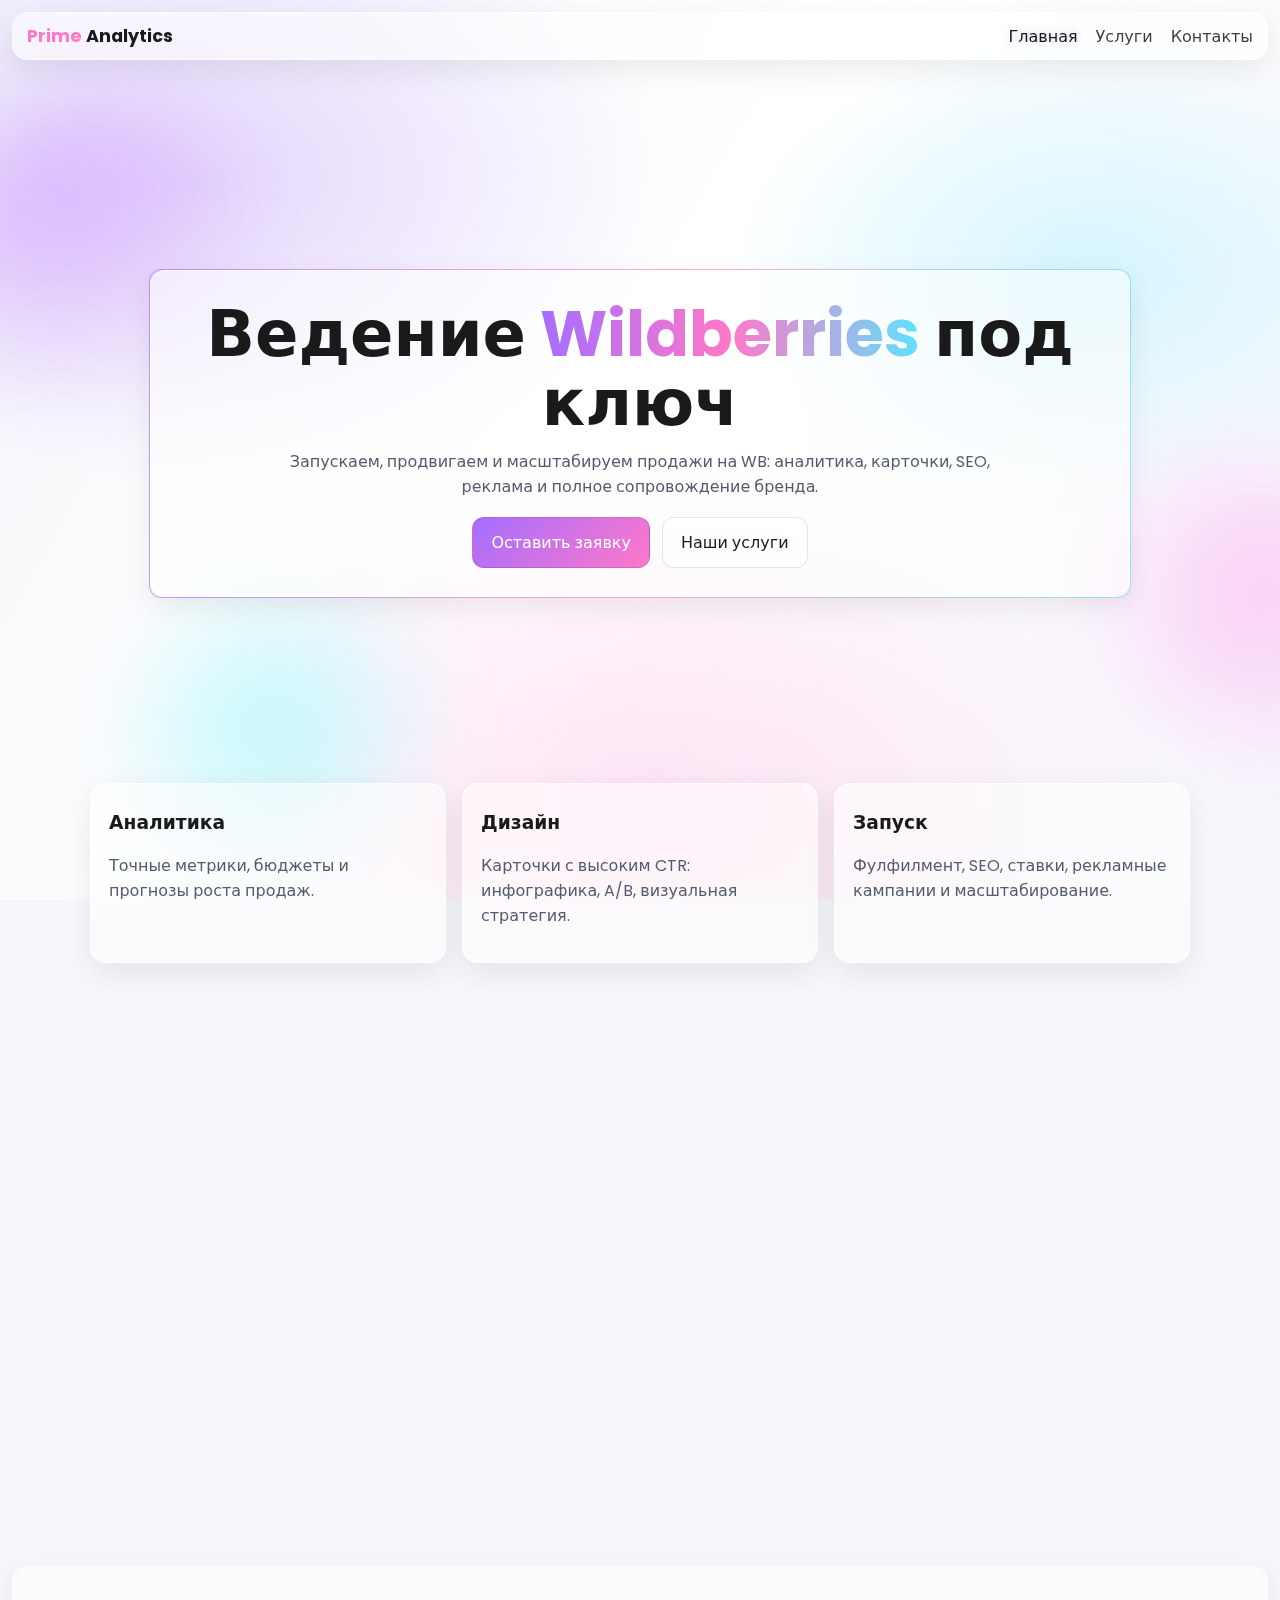
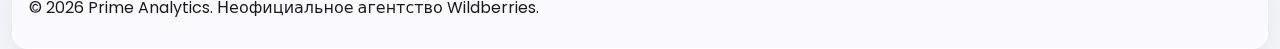
<file: index.html>
<!DOCTYPE html>
<html lang="ru">
  <head>
    <meta charset="UTF-8" />
    <meta name="viewport" content="width=device-width, initial-scale=1.0" />
    <title>Prime Analytics — Ведение кабинета Wildberries</title>
    <meta
      name="description"
      content="Агентство по ведению кабинетов на маркетплейсе Wildberries: запуск, аналитика, SEO, дизайн, реклама."
    />

    <!-- Google Fonts -->
    <link rel="preconnect" href="https://fonts.googleapis.com" />
    <link rel="preconnect" href="https://fonts.gstatic.com" crossorigin />
    <link
      href="https://fonts.googleapis.com/css2?family=Poppins:wght@300;400;600;700&display=swap"
      rel="stylesheet"
    />

    <!-- Font Awesome -->
    <link
      rel="stylesheet"
      href="https://cdnjs.cloudflare.com/ajax/libs/font-awesome/6.5.2/css/all.min.css"
      integrity="sha512-SnH5WK+bZxgPHs44uWIX+LLJAJ9/2PkfF9YlLx2F8bP8O9GZyCNRZqVYIpuG1Hs2nqQf0Cw2jFh5rG1rj7lj2Q=="
      crossorigin="anonymous"
      referrerpolicy="no-referrer"
    />

    <link rel="stylesheet" href="style.css" />
  </head>
  <body>
    <!-- Анимированный фон + параллакс-слои -->
    <div class="bg-gradient"></div>
    <div class="bg-orb orb-1 parallax" data-speed="0.2"></div>
    <div class="bg-orb orb-2 parallax" data-speed="0.35"></div>
    <div class="bg-orb orb-3 parallax" data-speed="0.15"></div>

    <!-- Навигация -->
    <header class="navbar glass">
      <a class="logo" href="index.html"><span>Prime</span> Analytics</a>
      <nav id="nav-menu" class="nav-links">
        <a href="index.html" class="active">Главная</a>
        <a href="services.html">Услуги</a>
        <a href="contacts.html">Контакты</a>
      </nav>
      <button
        class="burger"
        id="burger"
        aria-label="Открыть меню"
        aria-expanded="false"
      >
        <span></span><span></span><span></span>
      </button>
    </header>

    <!-- Герой-секция с эффектом liquid glass -->
    <main>
      <section class="hero">
        <div class="hero-inner glass reveal">
          <h1>Ведение <span class="wb">Wildberries</span> под ключ</h1>
          <p>
            Запускаем, продвигаем и масштабируем продажи на WB: аналитика,
            карточки, SEO, реклама и полное сопровождение бренда.
          </p>
          <div class="hero-cta">
            <a href="#lead" class="btn btn-primary glow">Оставить заявку</a>
            <a href="services.html" class="btn btn-ghost">Наши услуги</a>
          </div>
        </div>
      </section>

      <!-- Блок преимуществ -->
      <section class="features">
        <div class="container">
          <div class="grid-3">
            <article class="feature glass reveal">
              <i class="fa-solid fa-chart-line"></i>
              <h3>Аналитика</h3>
              <p>Точные метрики, бюджеты и прогнозы роста продаж.</p>
            </article>
            <article class="feature glass reveal">
              <i class="fa-solid fa-wand-magic-sparkles"></i>
              <h3>Дизайн</h3>
              <p>
                Карточки с высоким CTR: инфографика, A/B, визуальная стратегия.
              </p>
            </article>
            <article class="feature glass reveal">
              <i class="fa-solid fa-rocket"></i>
              <h3>Запуск</h3>
              <p>
                Фулфилмент, SEO, ставки, рекламные кампании и масштабирование.
              </p>
            </article>
          </div>
        </div>
      </section>

      <!-- Лид-форма (якорь) -->
      <section id="lead" class="lead glass reveal">
        <h2>Получите бесплатный аудит карточек</h2>
        <form
          class="lead-form"
          onsubmit="return window.handleFormSubmit(event)"
        >
          <div class="form-row">
            <input type="text" name="name" placeholder="Ваше имя" required />
            <input
              type="tel"
              name="phone"
              placeholder="Телефон / WhatsApp"
              required
            />
          </div>
          <input
            type="email"
            name="email"
            placeholder="Email (необязательно)"
          />
          <textarea
            name="message"
            rows="4"
            placeholder="Коротко опишите задачи"
          ></textarea>
          <button class="btn btn-primary glow" type="submit">Отправить</button>
        </form>
        <p class="form-note">
          Нажимая «Отправить», вы соглашаетесь с обработкой персональных данных.
        </p>
      </section>
    </main>

    <footer class="footer glass">
      <p>
        © <span id="year"></span> Prime Analytics. Неофициальное агентство
        Wildberries.
      </p>
      <div class="socials">
        <a href="#" aria-label="Telegram"
          ><i class="fa-brands fa-telegram"></i
        ></a>
        <a href="#" aria-label="WhatsApp"
          ><i class="fa-brands fa-whatsapp"></i
        ></a>
        <a href="#" aria-label="VK"><i class="fa-brands fa-vk"></i></a>
        <a href="#" aria-label="Instagram"
          ><i class="fa-brands fa-instagram"></i
        ></a>
      </div>
    </footer>

    <script src="script.js"></script>
  </body>
</html>
</file>
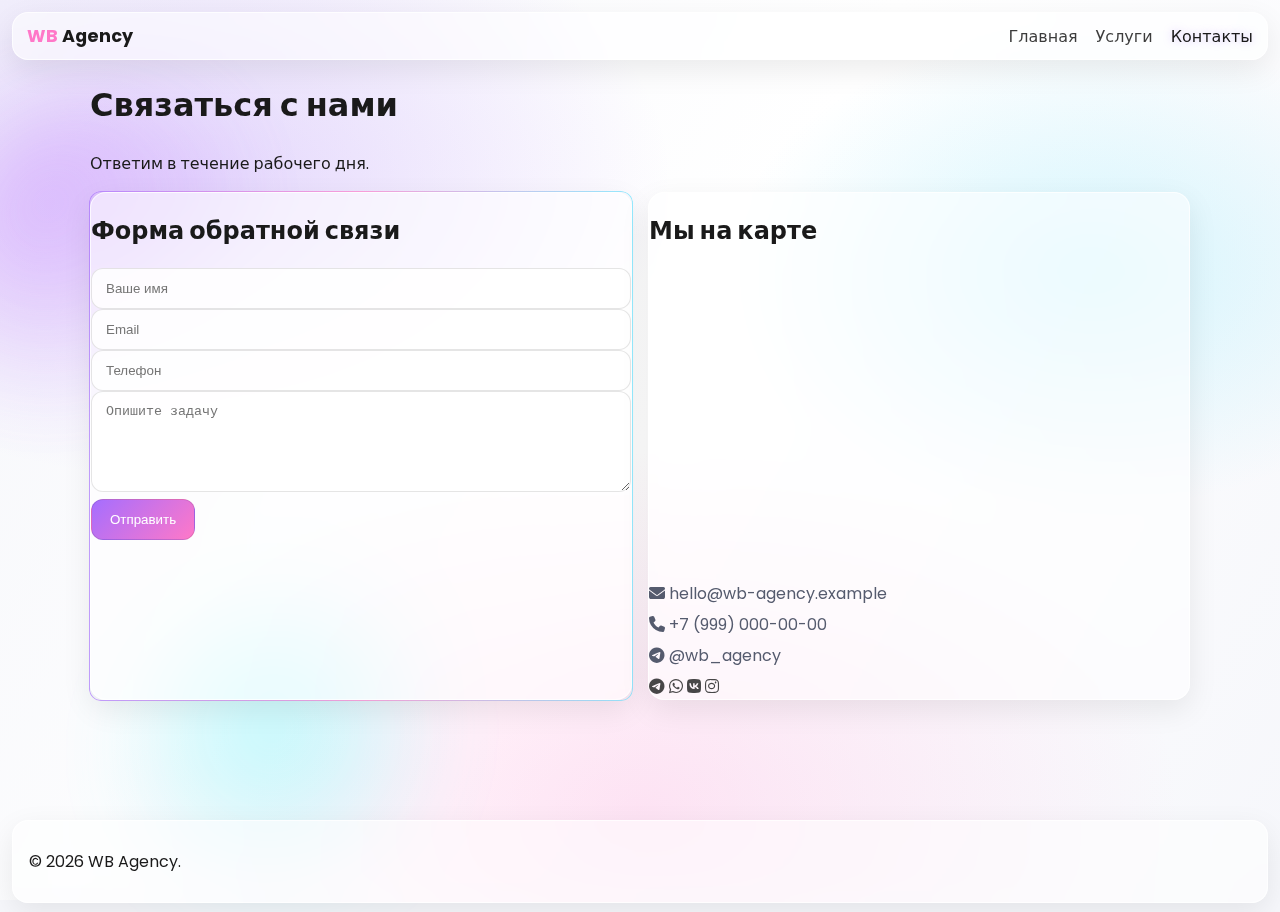
<file: contacts.html>
<!DOCTYPE html>
<html lang="ru">
  <head>
    <meta charset="UTF-8" />
    <meta name="viewport" content="width=device-width, initial-scale=1.0" />
    <title>Контакты — WB Agency</title>
    <meta
      name="description"
      content="Свяжитесь с нами: форма, карта, соцсети."
    />

    <link rel="preconnect" href="https://fonts.googleapis.com" />
    <link rel="preconnect" href="https://fonts.gstatic.com" crossorigin />
    <link
      href="https://fonts.googleapis.com/css2?family=Poppins:wght@300;400;600;700&display=swap"
      rel="stylesheet"
    />
    <link
      rel="stylesheet"
      href="https://cdnjs.cloudflare.com/ajax/libs/font-awesome/6.5.2/css/all.min.css"
      crossorigin="anonymous"
      referrerpolicy="no-referrer"
    />
    <link rel="stylesheet" href="style.css" />
  </head>
  <body>
    <div class="bg-gradient"></div>
    <div class="bg-orb orb-1 parallax" data-speed="0.25"></div>
    <div class="bg-orb orb-3 parallax" data-speed="0.15"></div>

    <header class="navbar glass">
      <a class="logo" href="index.html"><span>WB</span> Agency</a>
      <nav id="nav-menu" class="nav-links">
        <a href="index.html">Главная</a>
        <a href="services.html">Услуги</a>
        <a href="contacts.html" class="active">Контакты</a>
      </nav>
      <button
        class="burger"
        id="burger"
        aria-label="Открыть меню"
        aria-expanded="false"
      >
        <span></span><span></span><span></span>
      </button>
    </header>

    <main>
      <section class="page-title hero-sm">
        <div class="container">
          <h1 class="reveal">Связаться с нами</h1>
          <p class="muted reveal">Ответим в течение рабочего дня.</p>
        </div>
      </section>

      <section class="container contact-grid">
        <div class="contact-card glass reveal">
          <h2>Форма обратной связи</h2>
          <form
            class="contact-form"
            onsubmit="return window.handleFormSubmit(event)"
          >
            <input type="text" name="name" placeholder="Ваше имя" required />
            <input type="email" name="email" placeholder="Email" required />
            <input type="tel" name="phone" placeholder="Телефон" />
            <textarea
              name="message"
              rows="5"
              placeholder="Опишите задачу"
              required
            ></textarea>
            <button class="btn btn-primary glow" type="submit">
              Отправить
            </button>
          </form>
        </div>

        <div class="contact-card glass reveal">
          <h2>Мы на карте</h2>
          <!-- Вариант с Google Maps Embed (без ключа) -->
          <div class="map-wrap">
            <iframe
              title="Карта офиса"
              src="https://www.google.com/maps/embed?pb=!1m18!1m12!1m3!1d1999.363068259788!2d37.618423!3d55.751244!2m3!1f0!2f0!3f0!3m2!1i1024!2i768!4f13.1!3m3!1m2!1s0x0%3A0x0!2z55.75LCDQn9C-0LvRj9C90YHQutC40Lkg0JzQuNC90YHQuiDQv9C-0LvRjNC60LjQuQ!5e0!3m2!1sru!2s!4v1690000000000"
              width="100%"
              height="300"
              style="border: 0; border-radius: 16px"
              allowfullscreen=""
              loading="lazy"
              referrerpolicy="no-referrer-when-downgrade"
            ></iframe>
          </div>
          <div class="contact-info">
            <p><i class="fa-solid fa-envelope"></i> hello@wb-agency.example</p>
            <p><i class="fa-solid fa-phone"></i> +7 (999) 000-00-00</p>
            <p><i class="fa-brands fa-telegram"></i> @wb_agency</p>
          </div>
          <div class="socials">
            <a href="#" aria-label="Telegram"
              ><i class="fa-brands fa-telegram"></i
            ></a>
            <a href="#" aria-label="WhatsApp"
              ><i class="fa-brands fa-whatsapp"></i
            ></a>
            <a href="#" aria-label="VK"><i class="fa-brands fa-vk"></i></a>
            <a href="#" aria-label="Instagram"
              ><i class="fa-brands fa-instagram"></i
            ></a>
          </div>
        </div>
      </section>
    </main>

    <footer class="footer glass">
      <p>© <span id="year"></span> WB Agency.</p>
    </footer>

    <script src="script.js"></script>
  </body>
</html>
</file>
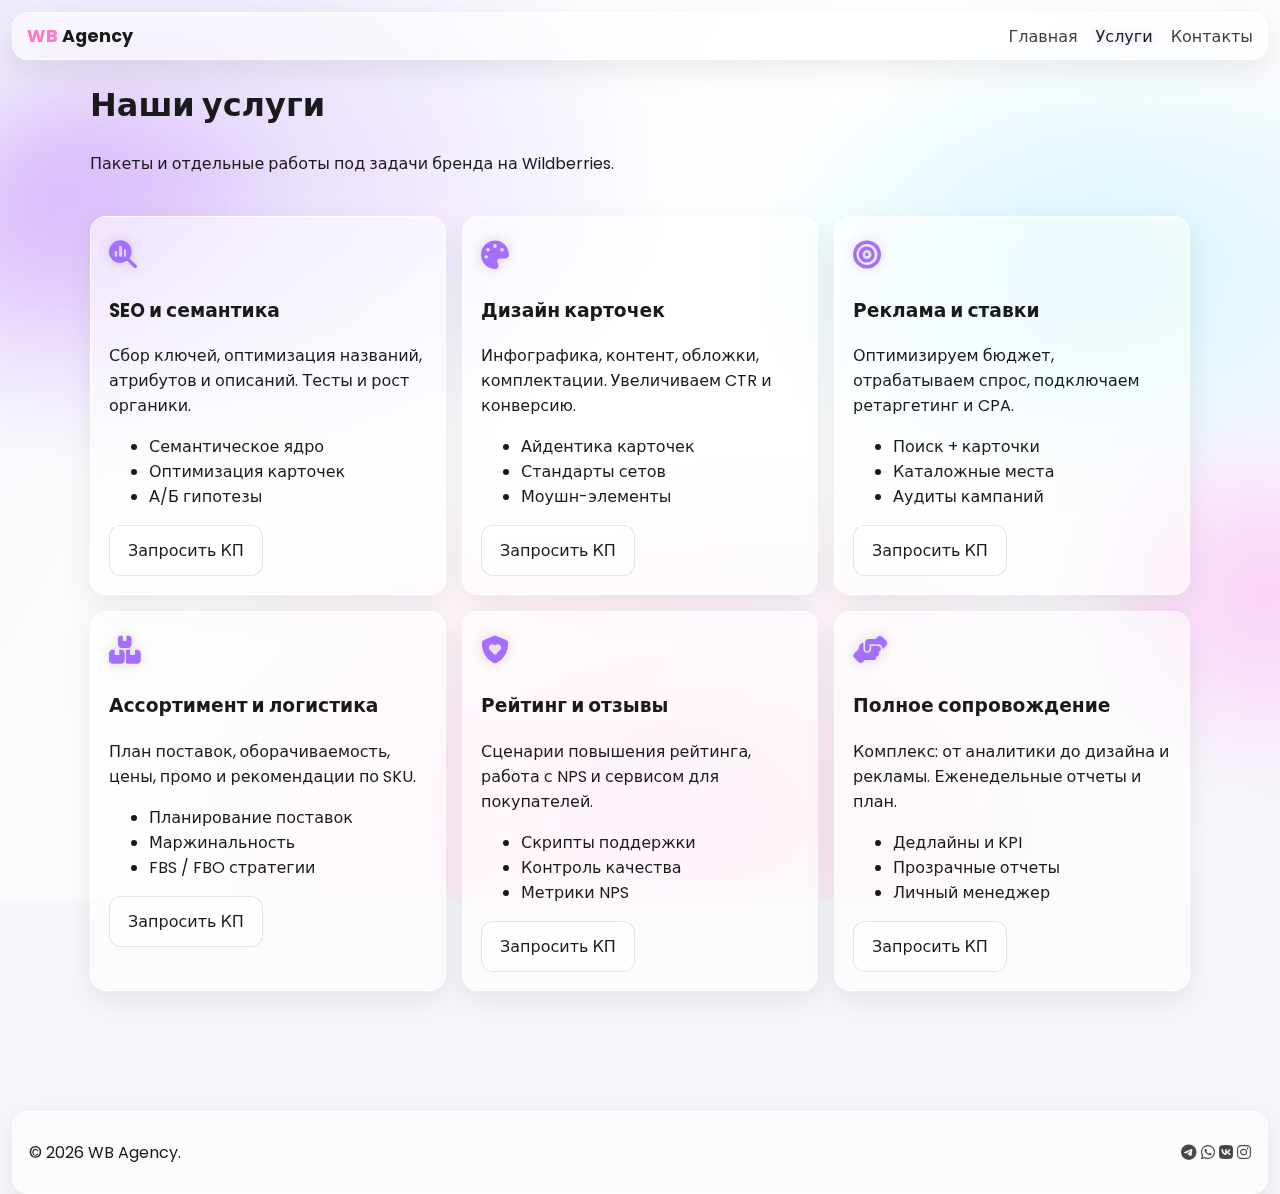
<file: services.html>
<!DOCTYPE html>
<html lang="ru">
  <head>
    <meta charset="UTF-8" />
    <meta name="viewport" content="width=device-width, initial-scale=1.0" />
    <title>Услуги — WB Agency</title>
    <meta
      name="description"
      content="Услуги агентства по ведению кабинетов на WB: SEO, дизайн, аналитика, реклама."
    />

    <link rel="preconnect" href="https://fonts.googleapis.com" />
    <link rel="preconnect" href="https://fonts.gstatic.com" crossorigin />
    <link
      href="https://fonts.googleapis.com/css2?family=Poppins:wght@300;400;600;700&display=swap"
      rel="stylesheet"
    />
    <link
      rel="stylesheet"
      href="https://cdnjs.cloudflare.com/ajax/libs/font-awesome/6.5.2/css/all.min.css"
      crossorigin="anonymous"
      referrerpolicy="no-referrer"
    />
    <link rel="stylesheet" href="style.css" />
  </head>
  <body>
    <div class="bg-gradient"></div>
    <div class="bg-orb orb-1 parallax" data-speed="0.2"></div>
    <div class="bg-orb orb-2 parallax" data-speed="0.35"></div>

    <header class="navbar glass">
      <a class="logo" href="index.html"><span>WB</span> Agency</a>
      <nav id="nav-menu" class="nav-links">
        <a href="index.html">Главная</a>
        <a href="services.html" class="active">Услуги</a>
        <a href="contacts.html">Контакты</a>
      </nav>
      <button
        class="burger"
        id="burger"
        aria-label="Открыть меню"
        aria-expanded="false"
      >
        <span></span><span></span><span></span>
      </button>
    </header>

    <main>
      <section class="page-title hero-sm">
        <div class="container">
          <h1 class="reveal">Наши услуги</h1>
          <p class="muted reveal">
            Пакеты и отдельные работы под задачи бренда на Wildberries.
          </p>
        </div>
      </section>

      <section class="cards container">
        <div class="grid-3">
          <!-- Карточка услуги -->
          <article class="card glass card-animated reveal">
            <div class="card-ico">
              <i class="fa-solid fa-magnifying-glass-chart"></i>
            </div>
            <h3>SEO и семантика</h3>
            <p>
              Сбор ключей, оптимизация названий, атрибутов и описаний. Тесты и
              рост органики.
            </p>
            <ul>
              <li>Семантическое ядро</li>
              <li>Оптимизация карточек</li>
              <li>А/Б гипотезы</li>
            </ul>
            <a href="#" class="btn btn-ghost">Запросить КП</a>
          </article>

          <article class="card glass card-animated reveal">
            <div class="card-ico"><i class="fa-solid fa-palette"></i></div>
            <h3>Дизайн карточек</h3>
            <p>
              Инфографика, контент, обложки, комплектации. Увеличиваем CTR и
              конверсию.
            </p>
            <ul>
              <li>Айдентика карточек</li>
              <li>Стандарты сетов</li>
              <li>Моушн-элементы</li>
            </ul>
            <a href="#" class="btn btn-ghost">Запросить КП</a>
          </article>

          <article class="card glass card-animated reveal">
            <div class="card-ico"><i class="fa-solid fa-bullseye"></i></div>
            <h3>Реклама и ставки</h3>
            <p>
              Оптимизируем бюджет, отрабатываем спрос, подключаем ретаргетинг и
              CPA.
            </p>
            <ul>
              <li>Поиск + карточки</li>
              <li>Каталожные места</li>
              <li>Аудиты кампаний</li>
            </ul>
            <a href="#" class="btn btn-ghost">Запросить КП</a>
          </article>

          <article class="card glass card-animated reveal">
            <div class="card-ico">
              <i class="fa-solid fa-boxes-stacked"></i>
            </div>
            <h3>Ассортимент и логистика</h3>
            <p>
              План поставок, оборачиваемость, цены, промо и рекомендации по SKU.
            </p>
            <ul>
              <li>Планирование поставок</li>
              <li>Маржинальность</li>
              <li>FBS / FBO стратегии</li>
            </ul>
            <a href="#" class="btn btn-ghost">Запросить КП</a>
          </article>

          <article class="card glass card-animated reveal">
            <div class="card-ico"><i class="fa-solid fa-shield-heart"></i></div>
            <h3>Рейтинг и отзывы</h3>
            <p>
              Сценарии повышения рейтинга, работа с NPS и сервисом для
              покупателей.
            </p>
            <ul>
              <li>Скрипты поддержки</li>
              <li>Контроль качества</li>
              <li>Метрики NPS</li>
            </ul>
            <a href="#" class="btn btn-ghost">Запросить КП</a>
          </article>

          <article class="card glass card-animated reveal">
            <div class="card-ico">
              <i class="fa-solid fa-handshake-angle"></i>
            </div>
            <h3>Полное сопровождение</h3>
            <p>
              Комплекс: от аналитики до дизайна и рекламы. Еженедельные отчеты и
              план.
            </p>
            <ul>
              <li>Дедлайны и KPI</li>
              <li>Прозрачные отчеты</li>
              <li>Личный менеджер</li>
            </ul>
            <a href="#" class="btn btn-ghost">Запросить КП</a>
          </article>
        </div>
      </section>
    </main>

    <footer class="footer glass">
      <p>© <span id="year"></span> WB Agency.</p>
      <div class="socials">
        <a href="#" aria-label="Telegram"
          ><i class="fa-brands fa-telegram"></i
        ></a>
        <a href="#" aria-label="WhatsApp"
          ><i class="fa-brands fa-whatsapp"></i
        ></a>
        <a href="#" aria-label="VK"><i class="fa-brands fa-vk"></i></a>
        <a href="#" aria-label="Instagram"
          ><i class="fa-brands fa-instagram"></i
        ></a>
      </div>
    </footer>

    <script src="script.js"></script>
  </body>
</html>
</file>
<file: style.css>
/*
  WB Agency — Liquid Glass UI (Glassmorphism)
  Светлая премиум-гамма
*/

:root {
  --bg1: #f6f7fb; /* Светлый фон */
  --txt: #1a1a1a; /* Тёмный текст */
  --muted: #555b6e; /* Приглушённый серый */
  --brand-purple: #a56eff; /* Лавандовый */
  --brand-pink: #ff78c8; /* Светлый розовый */
  --brand-cyan: #5fe1ff; /* Пастельный голубой */
  --glass-bg: rgba(255, 255, 255, 0.55);
  --glass-border: rgba(255, 255, 255, 0.75);
  --shadow: 0 10px 30px rgba(0, 0, 0, 0.08);
}

* {
  box-sizing: border-box;
}
html,
body {
  height: 100%;
}
body {
  margin: 0;
  font-family: "Poppins", system-ui, -apple-system, Segoe UI, Roboto, Arial,
    sans-serif;
  color: var(--txt);
  background: var(--bg1);
  overflow-x: hidden;
}

/* Анимированный мягкий градиент */
.bg-gradient {
  position: fixed;
  inset: 0;
  z-index: -3;
  background: radial-gradient(
      800px 500px at 15% 20%,
      rgba(165, 110, 255, 0.25),
      transparent 60%
    ),
    radial-gradient(
      600px 400px at 85% 30%,
      rgba(95, 225, 255, 0.25),
      transparent 60%
    ),
    radial-gradient(
      900px 600px at 50% 90%,
      rgba(255, 120, 200, 0.2),
      transparent 60%
    ),
    linear-gradient(120deg, #f6f7fb, #ffffff 50%, #f6f7fb);
  animation: hue 20s ease-in-out infinite alternate;
}

@keyframes hue {
  from {
    filter: hue-rotate(0deg) saturate(105%);
  }
  to {
    filter: hue-rotate(20deg) saturate(115%);
  }
}

/* Пастельные орбы */
.bg-orb {
  position: fixed;
  z-index: -2;
  width: 40vmin;
  height: 40vmin;
  border-radius: 50%;
  filter: blur(40px) brightness(1.2);
  opacity: 0.45;
}
.orb-1 {
  background: radial-gradient(
    circle at 30% 30%,
    var(--brand-purple),
    transparent 60%
  );
  top: 10vh;
  left: -5vw;
}
.orb-2 {
  background: radial-gradient(
    circle at 60% 40%,
    var(--brand-pink),
    transparent 65%
  );
  top: 50vh;
  right: -10vw;
}
.orb-3 {
  background: radial-gradient(
    circle at 40% 40%,
    var(--brand-cyan),
    transparent 60%
  );
  bottom: -5vh;
  left: 10vw;
}

/* Стеклянные панели */
.glass {
  background: var(--glass-bg);
  backdrop-filter: blur(14px);
  -webkit-backdrop-filter: blur(14px);
  border: 1px solid var(--glass-border);
  border-radius: 16px;
  box-shadow: var(--shadow);
}

/* Навигация */
.navbar {
  position: sticky;
  top: 12px;
  margin: 12px;
  padding: 10px 14px;
  display: flex;
  align-items: center;
  justify-content: space-between;
}
.logo {
  font-weight: 700;
  text-decoration: none;
  color: var(--txt);
  font-size: 1.1rem;
}
.logo span {
  color: var(--brand-pink);
}

.nav-links {
  display: none;
  gap: 18px;
}
.nav-links a {
  color: var(--txt);
  text-decoration: none;
  opacity: 0.85;
  font-weight: 500;
}
.nav-links a:hover,
.nav-links a.active {
  opacity: 1;
  text-shadow: 0 0 8px rgba(165, 110, 255, 0.4);
}

.burger {
  display: grid;
  gap: 4px;
  background: transparent;
  border: 0;
  cursor: pointer;
}
.burger span {
  width: 26px;
  height: 2px;
  background: var(--txt);
  display: block;
  border-radius: 2px;
  transition: 0.3s ease;
}

/* Герой */
.hero {
  display: grid;
  place-items: center;
  padding: 22vh 16px 14vh;
}
.hero-inner {
  max-width: 980px;
  padding: 28px;
  text-align: center;
}
.hero h1 {
  font-size: clamp(28px, 6vw, 64px);
  line-height: 1.08;
  margin: 0 0 12px;
}
.hero .wb {
  background: linear-gradient(
    90deg,
    var(--brand-purple),
    var(--brand-pink),
    var(--brand-cyan)
  );
  -webkit-background-clip: text;
  background-clip: text;
  color: transparent;
}
.hero p {
  margin: 0 auto 18px;
  max-width: 720px;
  color: var(--muted);
}

.hero-cta {
  display: flex;
  gap: 12px;
  justify-content: center;
  flex-wrap: wrap;
}
.btn {
  display: inline-block;
  padding: 12px 18px;
  border-radius: 12px;
  text-decoration: none;
  border: 1px solid rgba(0, 0, 0, 0.1);
  transition: transform 0.25s ease, box-shadow 0.25s ease;
}
.btn-primary {
  background: linear-gradient(135deg, var(--brand-purple), var(--brand-pink));
  color: #fff;
}
.btn-ghost {
  background: rgba(255, 255, 255, 0.7);
  color: var(--txt);
}
.btn:hover {
  transform: translateY(-2px);
}

/* Подсветка */
.glow::after {
  content: "";
  position: absolute;
  inset: -2px;
  border-radius: inherit;
  padding: 1px;
  background: linear-gradient(
    90deg,
    var(--brand-purple),
    var(--brand-pink),
    var(--brand-cyan)
  );
  -webkit-mask: linear-gradient(#000 0 0) content-box, linear-gradient(#000 0 0);
  -webkit-mask-composite: xor;
  mask-composite: exclude;
  opacity: 0.65;
  transition: opacity 0.35s ease;
}
.glow:hover::after {
  opacity: 1;
}

/* Блок преимуществ */
.container {
  width: min(1100px, 92%);
  margin: 0 auto;
}
.features {
  padding: 60px 0;
}
.grid-3 {
  display: grid;
  grid-template-columns: 1fr;
  gap: 16px;
}
.feature {
  padding: 18px;
}
.feature i {
  font-size: 28px;
  margin-bottom: 8px;
  color: var(--brand-cyan);
  filter: drop-shadow(0 0 6px rgba(0, 0, 0, 0.15));
}
.feature h3 {
  margin: 6px 0;
}
.feature p {
  color: var(--muted);
}

/* Лид-форма */
.lead {
  width: min(980px, 92%);
  margin: 40px auto 80px;
  padding: 22px;
}
.lead-form {
  display: grid;
  gap: 12px;
}
.lead-form .form-row {
  display: grid;
  grid-template-columns: 1fr;
  gap: 12px;
}
input,
textarea {
  width: 100%;
  padding: 12px 14px;
  border-radius: 12px;
  border: 1px solid rgba(0, 0, 0, 0.1);
  background: rgba(255, 255, 255, 0.85);
  color: var(--txt);
}
input:focus,
textarea:focus {
  border-color: var(--brand-pink);
  box-shadow: 0 0 0 3px rgba(255, 120, 200, 0.25);
}

/* Карточки услуг */
.cards {
  padding: 24px 0 80px;
}
.card {
  padding: 18px;
  transition: transform 0.35s ease, box-shadow 0.35s ease;
  position: relative;
  overflow: hidden;
}
.card-ico {
  font-size: 28px;
  margin-bottom: 10px;
  color: var(--brand-purple);
  filter: drop-shadow(0 0 6px rgba(0, 0, 0, 0.15));
}
.card:hover {
  transform: translateY(-6px) scale(1.02);
  box-shadow: 0 20px 40px rgba(0, 0, 0, 0.08);
}

/* Анимации появления */
.reveal {
  opacity: 0;
  transform: translateY(14px);
  transition: opacity 0.7s ease, transform 0.7s ease;
}
.reveal.in-view {
  opacity: 1;
  transform: translateY(0);
}

/* Контакты */
.contact-grid {
  display: grid;
  grid-template-columns: 1fr;
  gap: 16px;
  padding-bottom: 80px;
}
.contact-info p {
  margin: 6px 0;
  color: var(--muted);
}

/* Футер */
.footer {
  margin: 40px 12px 16px;
  padding: 12px 16px;
  display: flex;
  align-items: center;
  justify-content: space-between;
  flex-wrap: wrap;
  gap: 10px;
}
.socials a {
  color: var(--txt);
  opacity: 0.8;
}
.socials a:hover {
  opacity: 1;
}

/* Адаптив */
@media (min-width: 560px) {
  .nav-links {
    display: flex;
  }
  .burger {
    display: none;
  }
  .lead-form .form-row {
    grid-template-columns: 1fr 1fr;
  }
  .grid-3 {
    grid-template-columns: repeat(2, 1fr);
  }
  .contact-grid {
    grid-template-columns: repeat(2, 1fr);
  }
}
@media (min-width: 900px) {
  .grid-3 {
    grid-template-columns: repeat(3, 1fr);
  }
}
</file>
